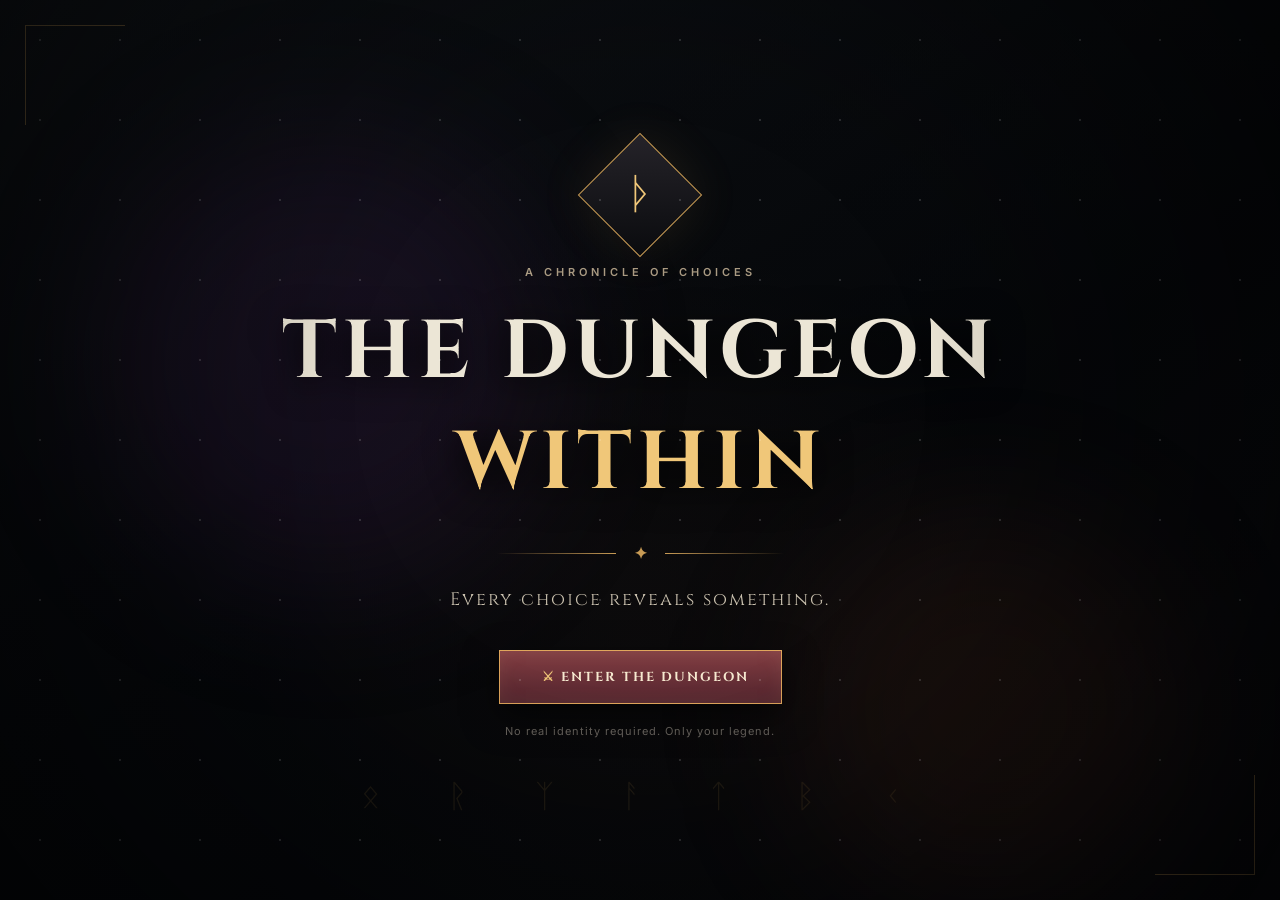
<file: frontend/index.html>
<!DOCTYPE html>
<html lang="en">
<head>
  <meta charset="UTF-8">
  <meta name="viewport" content="width=device-width, initial-scale=1.0">
  <meta name="theme-color" content="#08090d">
  <title>The Dungeon Within</title>
  <link rel="stylesheet" href="css/styles.css">
</head>
<body class="entrance-page">
  <div class="ambient ambient-a"></div>
  <div class="ambient ambient-b"></div>
  <div class="rune-field" aria-hidden="true">ᛟ　ᚱ　ᛉ　ᚨ　ᛏ　ᛒ　ᚲ</div>

  <main class="entrance">
    <div class="crest">
      <span class="crest-rune">ᚦ</span>
    </div>
    <p class="eyebrow">A CHRONICLE OF CHOICES</p>
    <h1>THE DUNGEON <span>WITHIN</span></h1>
    <div class="title-rule"><i></i><b>✦</b><i></i></div>
    <p class="tagline">Every choice reveals something.</p>
    <button class="primary-btn enter-btn" id="enterDungeon">
      <span>⚔</span> ENTER THE DUNGEON
    </button>
    <p class="small-note">No real identity required. Only your legend.</p>
  </main>

  <div class="corner-mark corner-tl"></div>
  <div class="corner-mark corner-br"></div>

  <script>
    document.getElementById("enterDungeon").addEventListener("click", () => {
      document.body.classList.add("page-exit");
      setTimeout(() => location.href = "profile.html", 650);
    });
  </script>
</body>
</html>
</file>
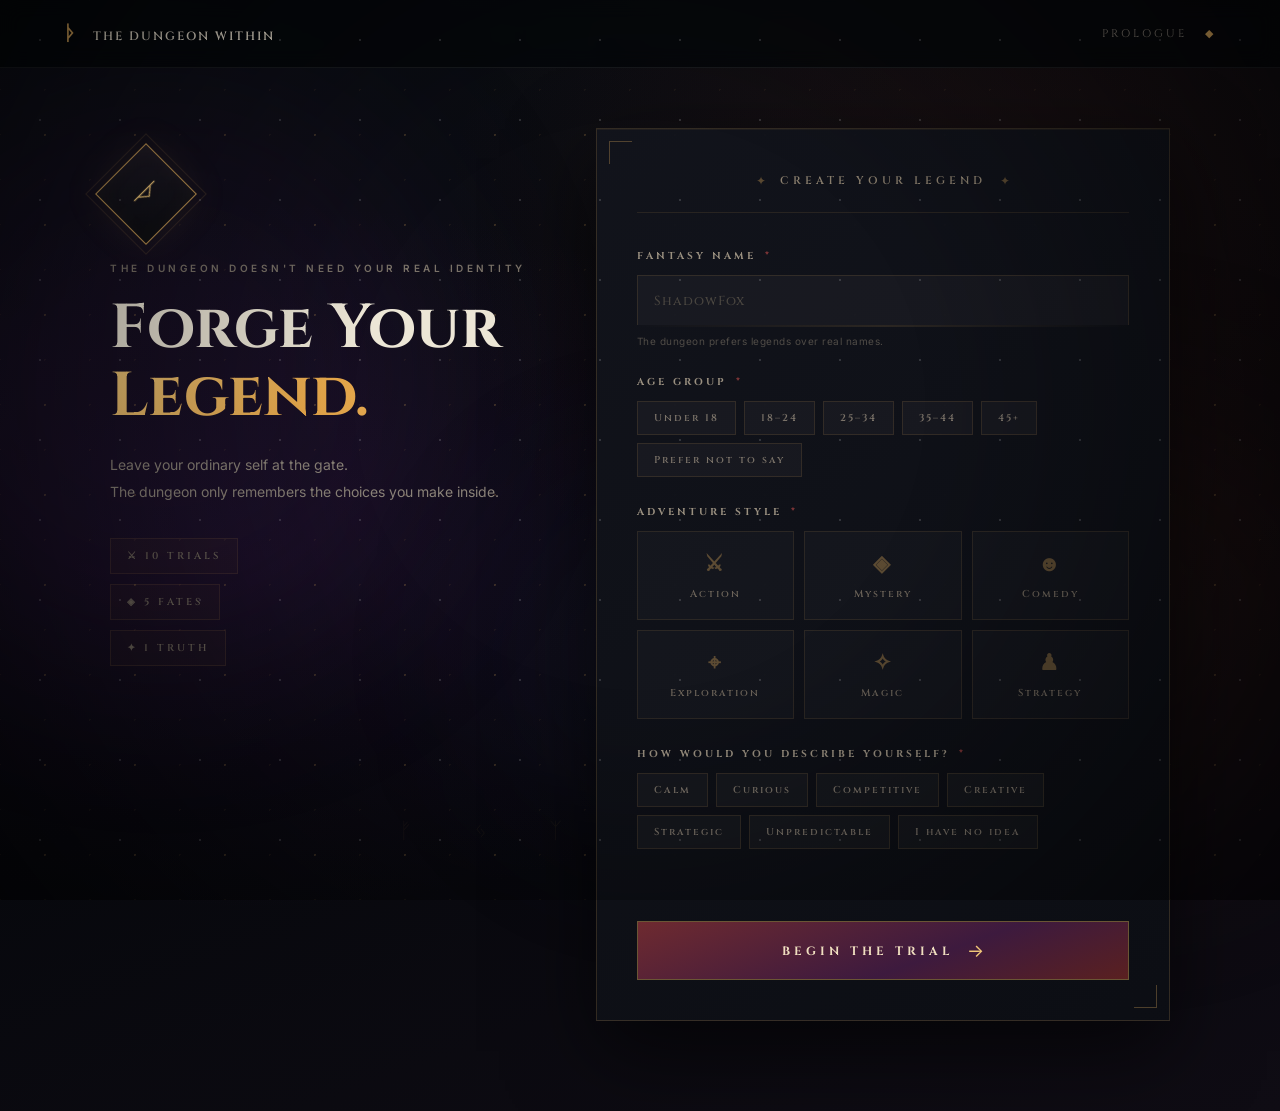
<file: frontend/game.html>
<!DOCTYPE html>
<html lang="en">
<head>
  <meta charset="UTF-8">
  <meta name="viewport" content="width=device-width, initial-scale=1.0">
  <title>The Trial | The Dungeon Within</title>
  <link rel="stylesheet" href="css/styles.css">
</head>
<body class="game-page">
  <div class="dungeon-vignette"></div>
  <div class="floating-runes" aria-hidden="true">ᚠ　ᛃ　　 ᛉ　　 ᚨ　　ᛟ</div>

  <header class="game-header">
    <a class="brand" href="index.html"><span>ᚦ</span> THE DUNGEON WITHIN</a>
    <div class="player-chip"><span class="status-dot"></span><span id="playerName">LEGEND</span></div>
    <button class="icon-btn" id="musicToggle" title="Toggle ambient audio">♫</button>
  </header>

  <main class="game-shell">
    <div class="chapter-row">
      <div>
        <p class="eyebrow" id="chapterLabel">CHAPTER I</p>
        <h2 id="scenarioTitle">THE FIRST TRIAL</h2>
      </div>
      <div class="progress-copy"><span id="questionNumber">01</span> / 10</div>
    </div>

    <div class="progress-track"><span id="progressBar"></span></div>

    <section class="scenario-stage">
      <div class="scenario-atmosphere" id="scenarioAtmosphere"></div>
      <div class="scenario-seal">✦</div>
      <p class="scenario-kicker" id="scenarioKicker">THE DUNGEON SPEAKS</p>
      <h1 id="scenarioText">Loading the trial...</h1>
      <p class="scenario-hint" id="scenarioHint"></p>
    </section>

    <section class="answers" id="answers" aria-label="Answer choices"></section>

    <div class="game-footer">
      <span><i></i> YOUR CHOICE IS PERMANENT</span>
      <span id="saveState">TRIAL READY</span>
    </div>
  </main>

  <div class="toast" id="toast"></div>

  <script src="js/api.js"></script>
  <script src="js/audio.js"></script>
  <script src="js/data.js"></script>
  <script src="js/game.js"></script>
  <script>AUDIO.init();</script>
</body>
</html>
</file>
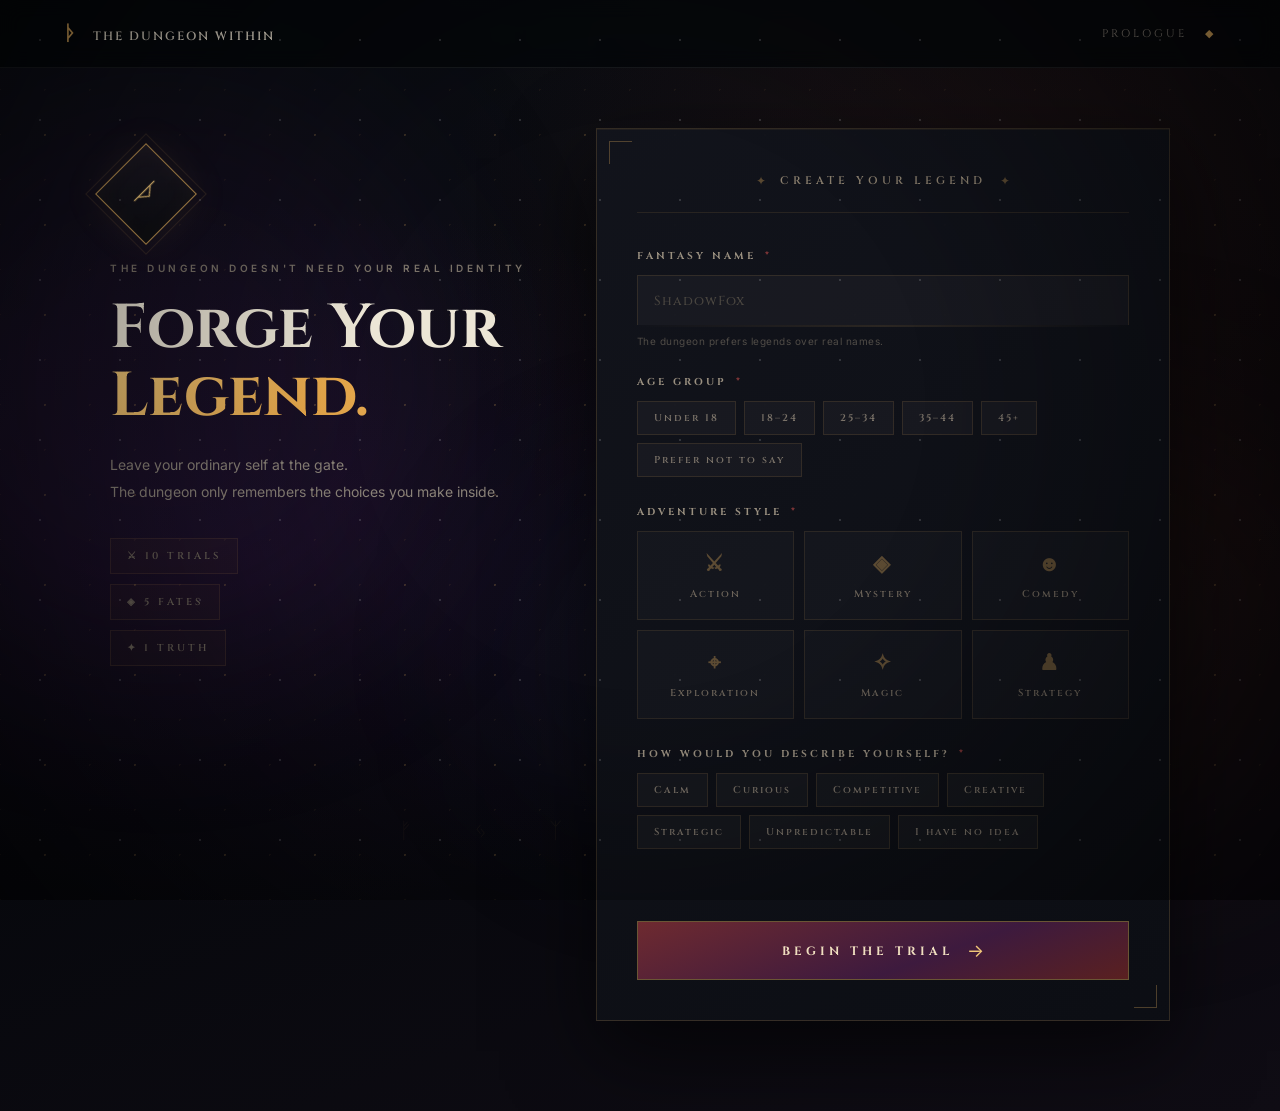
<file: frontend/profile.html>
<!DOCTYPE html>
<html lang="en">
<head>
  <meta charset="UTF-8">
  <meta name="viewport" content="width=device-width, initial-scale=1.0">
  <title>Create Your Legend | The Dungeon Within</title>
  <link rel="stylesheet" href="css/styles.css">
  <link rel="stylesheet" href="css/profile.css">
</head>
<body class="profile-page">

  <!-- Ambient background layers -->
  <div class="prof-bg-glow prof-glow-a"></div>
  <div class="prof-bg-glow prof-glow-b"></div>
  <div class="prof-bg-glow prof-glow-c"></div>
  <div class="prof-particles" aria-hidden="true"></div>
  <div class="prof-runes" aria-hidden="true">ᚠ　ᛃ　ᛉ　ᚨ　ᛟ　ᚱ　ᛏ</div>

  <header class="game-header">
    <a class="brand" href="index.html"><span>ᚦ</span> THE DUNGEON WITHIN</a>
    <div class="header-chapter">PROLOGUE <em>◆</em></div>
  </header>

  <main class="prof-shell">

    <!-- Left: intro -->
    <section class="prof-intro prof-reveal">
      <div class="prof-seal">ᚦ</div>
      <p class="eyebrow">THE DUNGEON DOESN'T NEED YOUR REAL IDENTITY</p>
      <h2>Forge Your<br><span>Legend.</span></h2>
      <p class="prof-intro-body">Leave your ordinary self at the gate.<br>The dungeon only remembers the choices you make inside.</p>
      <div class="prof-lore-pills">
        <span>⚔ 10 TRIALS</span>
        <span>◈ 5 FATES</span>
        <span>✦ 1 TRUTH</span>
      </div>
    </section>

    <!-- Right: form -->
    <form class="prof-form prof-reveal prof-delay-1" id="profileForm" novalidate>

      <div class="prof-form-header">
        <span class="prof-form-rune">✦</span>
        <p class="prof-form-title">CREATE YOUR LEGEND</p>
        <span class="prof-form-rune">✦</span>
      </div>

      <!-- Fantasy Name -->
      <div class="prof-field prof-delay-2">
        <label class="prof-label" for="fantasyName">FANTASY NAME <span class="req">*</span></label>
        <div class="prof-input-wrap">
          <input class="prof-input" id="fantasyName" name="fantasyName"
                 maxlength="24" autocomplete="off" placeholder="ShadowFox" required>
          <span class="prof-input-line"></span>
        </div>
        <small class="prof-hint">The dungeon prefers legends over real names.</small>
      </div>

      <!-- Age Group -->
      <div class="prof-field prof-delay-3">
        <label class="prof-label">AGE GROUP <span class="req">*</span></label>
        <div class="prof-chips" id="ageGroup">
          <button type="button" data-value="Under 18">Under 18</button>
          <button type="button" data-value="18–24">18–24</button>
          <button type="button" data-value="25–34">25–34</button>
          <button type="button" data-value="35–44">35–44</button>
          <button type="button" data-value="45+">45+</button>
          <button type="button" data-value="Prefer not to say">Prefer not to say</button>
        </div>
      </div>

      <!-- Adventure Style -->
      <div class="prof-field prof-delay-4">
        <label class="prof-label">ADVENTURE STYLE <span class="req">*</span></label>
        <div class="prof-cards" id="adventureStyle">
          <button type="button" data-value="Action"><i>⚔</i><span>Action</span></button>
          <button type="button" data-value="Mystery"><i>◈</i><span>Mystery</span></button>
          <button type="button" data-value="Comedy"><i>☻</i><span>Comedy</span></button>
          <button type="button" data-value="Exploration"><i>⌖</i><span>Exploration</span></button>
          <button type="button" data-value="Magic"><i>✧</i><span>Magic</span></button>
          <button type="button" data-value="Strategy"><i>♟</i><span>Strategy</span></button>
        </div>
      </div>

      <!-- Self Description -->
      <div class="prof-field prof-delay-5">
        <label class="prof-label">HOW WOULD YOU DESCRIBE YOURSELF? <span class="req">*</span></label>
        <div class="prof-chips" id="selfDescription">
          <button type="button" data-value="Calm">Calm</button>
          <button type="button" data-value="Curious">Curious</button>
          <button type="button" data-value="Competitive">Competitive</button>
          <button type="button" data-value="Creative">Creative</button>
          <button type="button" data-value="Strategic">Strategic</button>
          <button type="button" data-value="Unpredictable">Unpredictable</button>
          <button type="button" data-value="I have no idea">I have no idea</button>
        </div>
      </div>

      <p class="prof-error" id="formError"></p>

      <button class="prof-submit" type="submit">
        <span class="prof-submit-inner">
          <span class="prof-submit-text">BEGIN THE TRIAL</span>
          <span class="prof-submit-arrow">→</span>
        </span>
        <span class="prof-submit-shimmer"></span>
      </button>

    </form>
  </main>

  <script src="js/api.js"></script>
  <script src="js/audio.js"></script>
  <script src="js/profile.js"></script>
  <script>AUDIO.init();</script>
</body>
</html>
</file>
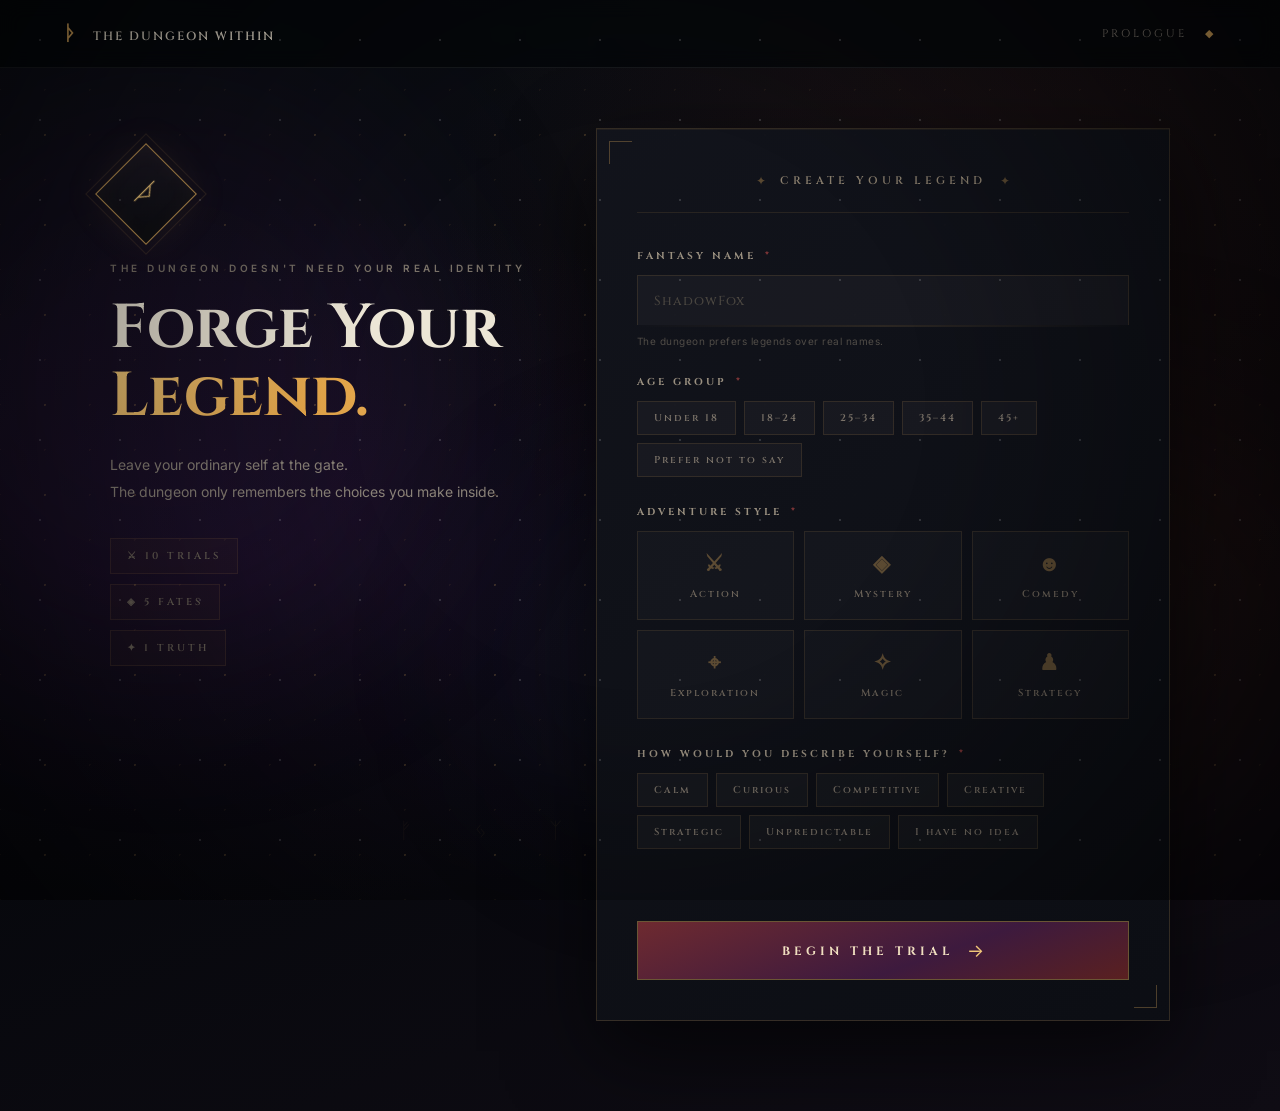
<file: frontend/result.html>
<!DOCTYPE html>
<html lang="en">
<head>
  <meta charset="UTF-8">
  <meta name="viewport" content="width=device-width, initial-scale=1.0">
  <title>Your Fate | The Dungeon Within</title>
  <link rel="stylesheet" href="css/styles.css">
</head>
<body class="result-page">
  <div class="result-stars" aria-hidden="true"></div>
  <main class="result-shell">
    <section class="analysis-screen" id="analysisScreen">
      <p class="eyebrow">THE TRIAL IS COMPLETE</p>
      <h1>ANALYZING<br><span>YOUR CHOICES...</span></h1>
      <div class="analysis-ring"><div>✦</div></div>
      <p id="analysisLine">Reading the echoes left behind.</p>
    </section>

    <section class="reveal-screen hidden" id="revealScreen">
      <p class="eyebrow">THE DUNGEON HAS DECIDED</p>
      <h1 class="reveal-title">YOU ARE...</h1>

      <div class="character-poster">
        <div class="poster-glow"></div>
        <div class="character-art" id="characterArt"></div>
        <div class="poster-copy">
          <p class="species" id="characterSpecies"></p>
          <h2 id="characterName"></h2>
          <p class="character-title" id="characterTitle"></p>
          <p class="character-quote" id="characterDescription"></p>
        </div>
      </div>

      <div class="result-details">
        <div class="detail-panel">
          <p class="panel-label">YOUR NATURE</p>
          <div class="stat-list" id="stats"></div>
        </div>
        <div class="detail-panel lore-panel">
          <p class="panel-label">THE CHRONICLE</p>
          <div class="lore-row"><span>STRENGTH</span><strong id="strength"></strong></div>
          <div class="lore-row"><span>WEAKNESS</span><strong id="weakness"></strong></div>
          <div class="lore-row"><span>SPECIAL ABILITY</span><strong id="ability"></strong></div>
        </div>
      </div>

      <div class="character-card">
        <div class="card-art" id="cardArt"></div>
        <div class="card-content">
          <p class="eyebrow">DUNGEON CHARACTER CARD</p>
          <h2 id="cardName"></h2>
          <p id="cardSubtitle"></p>
          <div class="card-stats" id="cardStats"></div>
        </div>
      </div>

      <div class="result-actions">
        <button class="primary-btn" id="playAgain">ENTER AGAIN</button>
        <a class="ghost-btn" href="index.html">RETURN TO GATE</a>
      </div>
    </section>
  </main>

  <script src="js/api.js"></script>
  <script src="js/audio.js"></script>
  <script src="js/data.js"></script>
  <script src="js/result.js"></script>
  <script>AUDIO.init();</script>
</body>
</html>
</file>
<file: frontend/css/styles.css>
@import url('https://fonts.googleapis.com/css2?family=Cinzel:wght@400;500;600;700;800&family=Inter:wght@400;500;600;700&display=swap');

:root{
  --bg:#07080c;
  --stone:#11151b;
  --stone2:#1a2028;
  --paper:#ded0ae;
  --paper-dark:#b7a57c;
  --gold:#c89b55;
  --gold2:#f0c779;
  --red:#702b36;
  --red2:#a4454c;
  --purple:#4d2b64;
  --text:#ece6d6;
  --muted:#a7a096;
  --line:rgba(200,155,85,.35);
  --shadow:0 24px 80px rgba(0,0,0,.65);
}

*{box-sizing:border-box}
html,body{margin:0;min-height:100%;background:var(--bg);color:var(--text);font-family:Inter,Arial,sans-serif}
body{overflow-x:hidden}
button,input{font:inherit}
button{cursor:pointer}
a{text-decoration:none;color:inherit}

body:before{
  content:"";position:fixed;inset:0;pointer-events:none;z-index:20;
  background:radial-gradient(circle at 50% 45%,transparent 35%,rgba(0,0,0,.55) 100%);
}
body:after{
  content:"";position:fixed;inset:0;pointer-events:none;z-index:19;opacity:.15;
  background-image:radial-gradient(#fff 1px,transparent 1px);
  background-size:80px 80px;animation:drift 22s linear infinite;
}

@keyframes drift{to{background-position:160px 80px}}
@keyframes pulse{50%{opacity:.5;transform:scale(1.03)}}
@keyframes rise{from{opacity:0;transform:translateY(25px)}to{opacity:1;transform:none}}
@keyframes fade{from{opacity:0}to{opacity:1}}
@keyframes spin{to{transform:rotate(360deg)}}
@keyframes fog{0%,100%{transform:translateX(-3%)}50%{transform:translateX(4%)}}

.ambient{position:fixed;border-radius:50%;filter:blur(70px);pointer-events:none}
.ambient-a{width:35vw;height:35vw;left:8%;top:15%;background:rgba(89,43,113,.17);animation:pulse 7s ease-in-out infinite}
.ambient-b{width:30vw;height:30vw;right:8%;bottom:0;background:rgba(141,70,37,.12);animation:pulse 9s ease-in-out infinite reverse}
.rune-field{position:fixed;inset:auto 0 9%;text-align:center;color:rgba(200,155,85,.12);font:32px Cinzel;letter-spacing:18px}

.entrance-page{display:grid;place-items:center;min-height:100vh;background:
  linear-gradient(rgba(5,7,10,.5),rgba(5,7,10,.88)),
  radial-gradient(ellipse at 50% 72%,rgba(116,66,37,.25),transparent 44%),
  linear-gradient(145deg,#161a1f,#050608 62%,#171014)}
.entrance{text-align:center;position:relative;z-index:2;padding:40px 20px;animation:rise 1.1s ease}
.crest{width:88px;height:88px;margin:0 auto 26px;border:1px solid var(--gold);transform:rotate(45deg);display:grid;place-items:center;background:linear-gradient(135deg,#252329,#0a0b0e);box-shadow:0 0 50px rgba(200,155,85,.12)}
.crest-rune{transform:rotate(-45deg);font:42px Cinzel;color:var(--gold2)}
.eyebrow{font:600 11px Inter;letter-spacing:4px;color:#aa9b83;margin:0 0 18px}
.entrance h1{font:700 clamp(38px,7vw,82px) Cinzel;letter-spacing:5px;margin:0;text-shadow:0 6px 35px #000}
.entrance h1 span{display:block;color:var(--gold2)}
.title-rule{display:flex;align-items:center;gap:18px;justify-content:center;margin:24px auto}
.title-rule i{display:block;width:120px;height:1px;background:linear-gradient(90deg,transparent,var(--gold))}
.title-rule i:last-child{background:linear-gradient(90deg,var(--gold),transparent)}
.title-rule b{color:var(--gold);font-size:16px}
.tagline{font:400 18px Cinzel;color:#c9c0ae;letter-spacing:2px;margin:0 0 38px}
.small-note{color:#706b65;font-size:11px;margin-top:20px;letter-spacing:1px}
.corner-mark{position:fixed;width:100px;height:100px;border-color:rgba(200,155,85,.35);border-style:solid}
.corner-tl{top:25px;left:25px;border-width:1px 0 0 1px}.corner-br{right:25px;bottom:25px;border-width:0 1px 1px 0}

.primary-btn{
  border:1px solid #e0a65c;padding:17px 32px;background:linear-gradient(180deg,#813d42,#54252e);
  color:#f6e9d0;font:700 13px Cinzel;letter-spacing:2px;box-shadow:0 12px 35px rgba(0,0,0,.5),inset 0 0 18px rgba(255,220,160,.08);
  transition:.25s;position:relative;overflow:hidden
}
.primary-btn:before{content:"";position:absolute;inset:0;background:linear-gradient(110deg,transparent 35%,rgba(255,255,255,.15),transparent 65%);transform:translateX(-100%);transition:.5s}
.primary-btn:hover{transform:translateY(-2px);box-shadow:0 15px 45px rgba(0,0,0,.6),0 0 25px rgba(200,155,85,.15)}
.primary-btn:hover:before{transform:translateX(100%)}
.enter-btn{min-width:270px}.primary-btn span{margin-left:10px;color:var(--gold2)}
.wide{width:100%;margin-top:25px}

.page-exit{animation:fade .6s reverse forwards}

.game-header{height:68px;padding:0 5vw;border-bottom:1px solid rgba(255,255,255,.07);display:flex;align-items:center;justify-content:space-between;background:rgba(5,7,10,.78);backdrop-filter:blur(10px);position:relative;z-index:5}
.brand{font:600 12px Cinzel;letter-spacing:2px;color:#d8d0c0}.brand span{color:var(--gold);font-size:20px;margin-right:10px}
.header-chapter{font:11px Cinzel;letter-spacing:3px;color:#807a71}.header-chapter em{font-style:normal;color:var(--gold);margin-left:12px}
.player-chip{font:11px Cinzel;letter-spacing:2px;color:#d8c6a5}.status-dot{width:6px;height:6px;display:inline-block;border-radius:50%;background:#72a96b;box-shadow:0 0 10px #72a96b;margin-right:8px}
.icon-btn{border:1px solid #514d48;background:#101319;color:#c8bba2;width:38px;height:38px;border-radius:50%;font-size:17px}.icon-btn.on{color:var(--gold2);box-shadow:0 0 18px rgba(200,155,85,.2)}

.fog{position:fixed;left:-10%;width:120%;height:220px;filter:blur(40px);background:rgba(160,160,170,.025);pointer-events:none;animation:fog 13s ease-in-out infinite}
.fog-one{top:20%}.fog-two{bottom:5%;animation-delay:-6s}

.page-shell{width:min(920px,92vw);margin:0 auto;padding:70px 0 80px}
.profile-shell{display:grid;grid-template-columns:.8fr 1.2fr;gap:55px;align-items:start}
.intro-copy{padding-top:35px}.intro-copy h2{font:600 clamp(36px,5vw,64px) Cinzel;margin:0 0 25px}.intro-copy h2 span{color:var(--gold2)}
.intro-copy>p:last-child{color:#9b948a;line-height:1.9;max-width:390px}
.reveal{animation:rise .8s ease both}.delay-1{animation-delay:.18s}

.parchment-form{position:relative;padding:40px;background:linear-gradient(145deg,#ded2b6,#b8aa88 130%);color:#29231d;box-shadow:var(--shadow);border:1px solid #8f7c5b}
.parchment-form:before,.parchment-form:after{content:"";position:absolute;inset:10px;border:1px solid rgba(65,46,27,.22);pointer-events:none}
.parchment-form:after{inset:17px;border-color:rgba(65,46,27,.1)}
.form-ornament{text-align:center;color:#684a2d;font-size:24px;margin-bottom:22px}
.parchment-form label{display:block;font:700 12px Cinzel;letter-spacing:2px;margin:20px 0 9px}.parchment-form label span{color:#8e3c3c}
.parchment-form input{width:100%;border:0;border-bottom:1px solid #746246;background:transparent;padding:12px 3px;color:#31281d;outline:none;font-size:16px}
.parchment-form input:focus{border-bottom-color:#8e4a36}.parchment-form small{display:block;margin-top:7px;color:#6c6254;font-size:10px}
.choice-grid{display:grid;grid-template-columns:repeat(2,1fr);gap:8px;position:relative;z-index:2}
.choice-grid.compact{grid-template-columns:repeat(2,1fr)}
.choice-grid button{padding:13px 11px;border:1px solid rgba(65,46,27,.28);background:rgba(255,255,255,.12);color:#40372d;text-align:left;transition:.2s;font-size:12px}
.choice-grid button:hover,.choice-grid button.selected{background:#49373a;color:#f2dfba;border-color:#a87645;box-shadow:0 0 0 1px rgba(200,155,85,.2)}
.choice-grid b{font-size:18px;margin-right:7px}
.form-error{min-height:18px;color:#8d3037;font-size:11px}

.game-page{min-height:100vh;background:
  radial-gradient(circle at 50% 40%,rgba(69,83,91,.15),transparent 28%),
  linear-gradient(180deg,#10161b,#06080c 80%)}
.dungeon-vignette{position:fixed;inset:68px 0 0;background:
  linear-gradient(90deg,rgba(0,0,0,.5),transparent 22%,transparent 78%,rgba(0,0,0,.55)),
  repeating-linear-gradient(90deg,transparent 0 110px,rgba(170,170,180,.015) 111px 113px);pointer-events:none}
.floating-runes{position:fixed;top:120px;width:100%;text-align:center;color:rgba(200,155,85,.09);font:25px Cinzel;letter-spacing:15px}
.game-shell{width:min(1050px,92vw);margin:auto;padding:58px 0 30px;position:relative}
.chapter-row{display:flex;justify-content:space-between;align-items:end;border-bottom:1px solid rgba(200,155,85,.16);padding-bottom:18px}
.chapter-row h2{font:600 22px Cinzel;letter-spacing:2px;margin:0}.progress-copy{font:700 22px Cinzel;color:var(--gold2)}.progress-copy::first-letter{font-size:30px}
.progress-track{height:3px;background:#171b21;margin:12px 0 35px}.progress-track span{display:block;height:100%;background:linear-gradient(90deg,var(--red2),var(--gold2));box-shadow:0 0 12px rgba(200,155,85,.4);transition:width .5s}
.scenario-stage{text-align:center;position:relative;min-height:320px;display:flex;flex-direction:column;align-items:center;justify-content:center;padding:80px 15% 50px;overflow:hidden;border:1px solid rgba(200,155,85,.12);background:radial-gradient(circle at center,rgba(80,57,43,.16),transparent 58%)}
.scenario-stage:before{content:"";position:absolute;inset:14px;border:1px solid rgba(200,155,85,.08)}
.scenario-atmosphere{position:absolute;inset:0;opacity:.65;transition:background .6s}
.atmosphere-1{background:radial-gradient(circle at 20% 20%,rgba(196,93,37,.14),transparent 30%)}
.atmosphere-2{background:radial-gradient(circle at 80% 30%,rgba(79,53,130,.18),transparent 35%)}
.atmosphere-3{background:radial-gradient(circle at 30% 70%,rgba(52,102,107,.14),transparent 35%)}
.atmosphere-4{background:radial-gradient(circle at 70% 70%,rgba(150,52,62,.14),transparent 35%)}
.scenario-seal{width:58px;height:58px;border:1px solid var(--gold);transform:rotate(45deg);display:grid;place-items:center;color:var(--gold2);font-size:22px;position:relative;margin-bottom:22px;box-shadow:0 0 35px rgba(200,155,85,.12)}
.scenario-seal::first-letter{transform:rotate(-45deg)}
.scenario-kicker{font:600 10px Inter;letter-spacing:4px;color:#948875;position:relative;margin:0 0 18px;z-index:1}.scenario-stage h1{position:relative;max-width:760px;font:500 clamp(25px,3.5vw,40px) Cinzel;line-height:1.55;margin:0;z-index:1}.scenario-hint{position:relative;margin-top:18px;color:#6f6a64;font-size:10px;letter-spacing:.5px;z-index:1}
.answers{display:grid;grid-template-columns:1fr 1fr;gap:12px;margin-top:22px}
.answer-btn{display:grid;grid-template-columns:40px 1fr 20px;align-items:center;gap:10px;min-height:75px;text-align:left;padding:13px 18px;border:1px solid rgba(200,155,85,.22);background:linear-gradient(110deg,rgba(25,30,36,.92),rgba(13,16,21,.96));color:#d8d2c5;transition:.25s;position:relative;overflow:hidden}
.answer-btn:before{content:"";position:absolute;inset:0;background:linear-gradient(90deg,rgba(176,69,67,.12),transparent);opacity:0;transition:.2s}
.answer-btn:hover:not(:disabled){transform:translateY(-3px);border-color:rgba(200,155,85,.65);box-shadow:0 12px 30px rgba(0,0,0,.35)}.answer-btn:hover:before{opacity:1}
.answer-btn.selected-answer{border-color:var(--gold2);box-shadow:0 0 25px rgba(200,155,85,.16)}.answer-btn.disabled{opacity:.42}
.answer-letter{width:30px;height:30px;border:1px solid #625b50;display:grid;place-items:center;color:var(--gold2);font:600 12px Cinzel}.answer-btn>b{color:#645d54}
.game-footer{display:flex;justify-content:space-between;color:#625e58;font-size:9px;letter-spacing:2px;margin-top:20px}.game-footer i{display:inline-block;width:5px;height:5px;border-radius:50%;background:#a84c4c;margin-right:6px}

.toast{position:fixed;left:50%;bottom:35px;transform:translate(-50%,20px);opacity:0;background:#17191d;border:1px solid #725a3c;padding:12px 22px;color:#d9c6a0;font:11px Cinzel;letter-spacing:1px;z-index:50;transition:.25s}.toast.show{opacity:1;transform:translate(-50%,0)}

.result-page{min-height:100vh;background:radial-gradient(circle at 50% 35%,#172832,#080b10 65%)}.result-shell{width:min(1050px,92vw);margin:auto;padding:80px 0}.analysis-screen{text-align:center;min-height:75vh;display:grid;place-items:center;align-content:center}.analysis-screen h1{font:600 clamp(35px,7vw,76px) Cinzel;line-height:1.1;letter-spacing:3px}.analysis-screen h1 span{color:var(--gold2)}.analysis-ring{width:130px;height:130px;border:1px solid var(--gold);border-radius:50%;display:grid;place-items:center;margin:20px auto;position:relative;animation:spin 5s linear infinite}.analysis-ring:before,.analysis-ring:after{content:"";position:absolute;inset:12px;border:1px dashed rgba(200,155,85,.45);border-radius:50%}.analysis-ring div{font-size:32px;color:var(--gold2);animation:spin 5s linear infinite reverse}.analysis-screen p:last-child{color:#8d8982;font:13px Cinzel;transition:.25s}
.hidden{display:none!important}.reveal-screen{opacity:0;transform:translateY(20px)}.reveal-screen.revealed{animation:rise 1s ease forwards}
.reveal-title{text-align:center;font:500 20px Cinzel;letter-spacing:5px;margin:8px 0 28px;color:#b3aa9b}
.character-poster{min-height:500px;display:grid;grid-template-columns:1fr 1fr;position:relative;overflow:hidden;border:1px solid rgba(200,155,85,.45);background:
  radial-gradient(circle at 75% 45%,rgba(144,63,61,.22),transparent 30%),
  linear-gradient(120deg,#11161b,#201719);box-shadow:var(--shadow)}
.character-poster:before{content:"";position:absolute;inset:14px;border:1px solid rgba(200,155,85,.12)}
.poster-glow{position:absolute;width:430px;height:430px;right:5%;top:8%;border-radius:50%;background:rgba(127,67,67,.18);filter:blur(35px)}
.character-art{position:relative;display:grid;place-items:center;overflow:hidden;min-height:360px}
.char-img{position:absolute;inset:0;width:100%;height:100%;object-fit:cover;object-position:top center;z-index:3;display:block}
.char-glyph-fallback{position:absolute;inset:0;display:grid;place-items:center}
.card-art{position:relative}
.card-art .char-img{object-fit:contain;object-position:center;padding:12px}
.character-art .glyph{font:170px Cinzel;color:#e1a75b;text-shadow:0 0 30px rgba(226,167,91,.55);z-index:2}
.character-art .glyph-ring{position:absolute;width:240px;height:240px;border:1px solid rgba(200,155,85,.5);transform:rotate(45deg);box-shadow:0 0 60px rgba(200,155,85,.1)}
.character-art .glyph-smoke{position:absolute;width:300px;height:300px;border-radius:50%;background:rgba(93,47,103,.16);filter:blur(45px)}
.character-art.titan .glyph{color:#caa66e}.character-art.cipher .glyph{color:#9e7be0}.character-art.levian .glyph{color:#d65d4d}.character-art.noctis .glyph{color:#90a9b9}.character-art.emberwraith .glyph{color:#e27a42}
.poster-copy{align-self:end;padding:50px;position:relative}.species{font:600 10px Inter;letter-spacing:4px;color:#a99679}.poster-copy h2{font:700 clamp(45px,6vw,80px) Cinzel;margin:5px 0;color:#f1d49a}.character-title{font:600 14px Cinzel;letter-spacing:3px;color:#a74d4e}.character-quote{font:italic 15px/1.8 Georgia;color:#aaa39a;max-width:460px}

.result-details{display:grid;grid-template-columns:1fr 1fr;gap:16px;margin-top:16px}.detail-panel{border:1px solid rgba(200,155,85,.2);background:rgba(13,16,21,.8);padding:30px}.panel-label{font:600 10px Inter;letter-spacing:3px;color:#877d6c;margin:0 0 25px}.stat-row{display:grid;grid-template-columns:100px 1fr 34px;align-items:center;gap:10px;margin:12px 0;font-size:9px;letter-spacing:1px;color:#aaa39a}.stat-row strong{color:var(--gold2);text-align:right}.stat-bar{height:5px;background:#262a2f}.stat-bar i{display:block;height:100%;background:linear-gradient(90deg,#6f3843,var(--gold2));box-shadow:0 0 8px rgba(200,155,85,.2)}
.lore-row{padding:16px 0;border-bottom:1px solid rgba(255,255,255,.07)}.lore-row span{display:block;font:600 9px Inter;letter-spacing:2px;color:#8b8275;margin-bottom:7px}.lore-row strong{font:500 14px Cinzel;color:#d4c8b2;line-height:1.5}
.character-card{display:grid;grid-template-columns:280px 1fr;margin-top:45px;border:1px solid #85663d;background:linear-gradient(120deg,#18191b,#0c0e12);box-shadow:var(--shadow);min-height:320px;position:relative}.character-card:after{content:"";position:absolute;inset:10px;border:1px solid rgba(200,155,85,.12);pointer-events:none}.card-art{background:radial-gradient(circle,#473027,#0c0e11);display:grid;place-items:center;position:relative}.card-art .glyph{font-size:120px}.card-content{padding:45px}.card-content h2{font:700 48px Cinzel;color:#e4c88e;margin:4px 0}.card-content>p:not(.eyebrow){font:13px Cinzel;color:#a79b87}.card-stats{display:grid;grid-template-columns:repeat(4,1fr);gap:10px;margin-top:30px}.mini-stat{border:1px solid rgba(200,155,85,.16);padding:12px;text-align:center}.mini-stat span{display:block;font-size:7px;letter-spacing:1px;color:#827b72}.mini-stat b{display:block;color:#d7b875;margin-top:5px}
.result-actions{display:flex;justify-content:center;gap:14px;margin-top:32px}.ghost-btn{padding:16px 26px;border:1px solid #514c45;color:#aaa095;font:600 11px Cinzel;letter-spacing:2px}.ghost-btn:hover{border-color:#a9804d;color:#dfc998}

@media(max-width:800px){
  .profile-shell{grid-template-columns:1fr;gap:25px}.intro-copy{padding-top:0}
  .answers{grid-template-columns:1fr}.scenario-stage{padding:70px 8% 40px;min-height:350px}
  .character-poster{grid-template-columns:1fr;min-height:auto}.character-art{min-height:300px}.poster-copy{padding:30px}
  .result-details{grid-template-columns:1fr}.card-stats{grid-template-columns:repeat(2,1fr)}
  .game-header .brand{font-size:10px}.header-chapter{display:none}
}
@media(max-width:500px){
  .page-shell,.game-shell,.result-shell{width:94vw;padding-top:45px}
  .parchment-form{padding:25px 20px}.choice-grid,.choice-grid.compact{grid-template-columns:1fr}
  .scenario-stage{min-height:390px;padding:55px 20px}.scenario-stage h1{font-size:24px}
  .game-footer{font-size:8px}.player-chip{display:none}
  .entrance h1{letter-spacing:2px}.title-rule i{width:65px}
  .character-card{grid-template-columns:1fr}.card-art{min-height:240px}
}
</file>
<file: frontend/css/profile.css>
/* ============================================================
   PROFILE PAGE — THE DUNGEON WITHIN
   ============================================================ */

/* ---------- Page background ---------- */
.profile-page {
  min-height: 100vh;
  background:
    radial-gradient(ellipse at 20% 50%, rgba(80,35,110,.18), transparent 45%),
    radial-gradient(ellipse at 80% 20%, rgba(140,55,35,.14), transparent 40%),
    linear-gradient(160deg, #0c0f15 0%, #07080d 55%, #0f0c14 100%);
}

/* Ambient glows */
.prof-bg-glow {
  position: fixed;
  border-radius: 50%;
  filter: blur(90px);
  pointer-events: none;
  z-index: 0;
}
.prof-glow-a {
  width: 45vw; height: 45vw;
  left: -10%; top: 10%;
  background: rgba(90,35,120,.13);
  animation: profPulse 8s ease-in-out infinite;
}
.prof-glow-b {
  width: 35vw; height: 35vw;
  right: -5%; bottom: 5%;
  background: rgba(150,60,30,.10);
  animation: profPulse 11s ease-in-out infinite reverse;
}
.prof-glow-c {
  width: 25vw; height: 25vw;
  left: 40%; top: 55%;
  background: rgba(40,70,110,.10);
  animation: profPulse 14s ease-in-out infinite 3s;
}

/* Floating runes */
.prof-runes {
  position: fixed;
  bottom: 6%;
  width: 100%;
  text-align: center;
  font: 22px Cinzel;
  letter-spacing: 20px;
  color: rgba(200,155,85,.07);
  pointer-events: none;
  z-index: 0;
  animation: profDrift 18s linear infinite;
}

/* Particle dots */
.prof-particles {
  position: fixed;
  inset: 0;
  pointer-events: none;
  z-index: 0;
  background-image:
    radial-gradient(rgba(200,155,85,.18) 1px, transparent 1px),
    radial-gradient(rgba(200,155,85,.08) 1px, transparent 1px);
  background-size: 90px 90px, 45px 45px;
  background-position: 0 0, 22px 22px;
  animation: profDrift 25s linear infinite;
}

/* ---------- Layout ---------- */
.prof-shell {
  position: relative;
  z-index: 2;
  width: min(1060px, 92vw);
  margin: 0 auto;
  padding: 60px 0 90px;
  display: grid;
  grid-template-columns: 1fr 1.35fr;
  gap: 60px;
  align-items: start;
}

/* ---------- Left intro ---------- */
.prof-intro {
  padding-top: 30px;
  position: sticky;
  top: 90px;
}

.prof-seal {
  width: 72px; height: 72px;
  border: 1px solid var(--gold);
  transform: rotate(45deg);
  display: grid;
  place-items: center;
  margin-bottom: 32px;
  background: linear-gradient(135deg, #1e1a26, #0d0e13);
  box-shadow: 0 0 40px rgba(200,155,85,.12), inset 0 0 20px rgba(200,155,85,.04);
  animation: profGlow 4s ease-in-out infinite;
}
.prof-seal::after {
  content: '';
  position: absolute;
  inset: -8px;
  border: 1px solid rgba(200,155,85,.15);
  transform: rotate(0deg);
}
.prof-seal {
  font: 32px Cinzel;
  color: var(--gold2);
  position: relative;
}

.prof-intro .eyebrow {
  font: 600 10px Inter;
  letter-spacing: 3.5px;
  color: #7a7268;
  margin: 0 0 20px;
}

.prof-intro h2 {
  font: 700 clamp(38px, 5vw, 62px) Cinzel;
  line-height: 1.1;
  margin: 0 0 22px;
  color: var(--text);
}
.prof-intro h2 span {
  display: block;
  background: linear-gradient(135deg, var(--gold2), #e8a84a, var(--gold));
  -webkit-background-clip: text;
  -webkit-text-fill-color: transparent;
  background-clip: text;
}

.prof-intro-body {
  color: #8a8278;
  line-height: 1.9;
  font-size: 14px;
  margin: 0 0 32px;
}

.prof-lore-pills {
  display: flex;
  flex-direction: column;
  gap: 10px;
}
.prof-lore-pills span {
  display: inline-flex;
  align-items: center;
  gap: 10px;
  font: 600 10px Cinzel;
  letter-spacing: 3px;
  color: #6a6258;
  padding: 10px 16px;
  border: 1px solid rgba(200,155,85,.12);
  background: rgba(200,155,85,.03);
  width: fit-content;
  transition: .3s;
}
.prof-lore-pills span:hover {
  color: var(--gold2);
  border-color: rgba(200,155,85,.35);
  background: rgba(200,155,85,.06);
}

/* ---------- Right form ---------- */
.prof-form {
  position: relative;
  background: linear-gradient(145deg, rgba(18,20,28,.97), rgba(12,14,20,.99));
  border: 1px solid rgba(200,155,85,.2);
  padding: 44px 40px 40px;
  box-shadow:
    0 30px 80px rgba(0,0,0,.6),
    inset 0 1px 0 rgba(200,155,85,.08);
}
/* Corner ornaments */
.prof-form::before,
.prof-form::after {
  content: '';
  position: absolute;
  width: 22px; height: 22px;
  border-color: rgba(200,155,85,.35);
  border-style: solid;
}
.prof-form::before { top: 12px; left: 12px; border-width: 1px 0 0 1px; }
.prof-form::after  { bottom: 12px; right: 12px; border-width: 0 1px 1px 0; }

/* Form header */
.prof-form-header {
  display: flex;
  align-items: center;
  justify-content: center;
  gap: 14px;
  margin-bottom: 36px;
  padding-bottom: 24px;
  border-bottom: 1px solid rgba(200,155,85,.12);
}
.prof-form-title {
  font: 600 11px Cinzel;
  letter-spacing: 4px;
  color: #8a7f6e;
  margin: 0;
}
.prof-form-rune {
  color: rgba(200,155,85,.4);
  font-size: 12px;
}

/* ---------- Fields ---------- */
.prof-field {
  margin-bottom: 28px;
}

.prof-label {
  display: block;
  font: 700 10px Cinzel;
  letter-spacing: 3px;
  color: #9a9080;
  margin-bottom: 12px;
}
.prof-label .req { color: #a04040; margin-left: 3px; }

/* Text input */
.prof-input-wrap {
  position: relative;
}
.prof-input {
  width: 100%;
  background: rgba(255,255,255,.03);
  border: 1px solid rgba(200,155,85,.15);
  border-bottom: none;
  padding: 14px 16px;
  color: var(--text);
  font: 500 15px Cinzel;
  letter-spacing: 1px;
  outline: none;
  transition: .3s;
}
.prof-input::placeholder { color: #4a4640; font-size: 13px; }
.prof-input:focus {
  background: rgba(200,155,85,.04);
  border-color: rgba(200,155,85,.35);
}
.prof-input-line {
  display: block;
  height: 2px;
  background: linear-gradient(90deg, transparent, rgba(200,155,85,.15), transparent);
  transition: .4s;
}
.prof-input:focus + .prof-input-line {
  background: linear-gradient(90deg, transparent, var(--gold2), transparent);
  box-shadow: 0 0 12px rgba(200,155,85,.3);
}
.prof-hint {
  display: block;
  margin-top: 8px;
  color: #504c47;
  font-size: 10px;
  letter-spacing: .5px;
}

/* ---------- Chip buttons (age / self-description) ---------- */
.prof-chips {
  display: flex;
  flex-wrap: wrap;
  gap: 8px;
}
.prof-chips button {
  padding: 9px 16px;
  border: 1px solid rgba(200,155,85,.15);
  background: rgba(255,255,255,.03);
  color: #7a7268;
  font: 600 10px Cinzel;
  letter-spacing: 2px;
  transition: .25s;
  position: relative;
  overflow: hidden;
}
.prof-chips button::before {
  content: '';
  position: absolute;
  inset: 0;
  background: linear-gradient(135deg, rgba(200,155,85,.08), transparent);
  opacity: 0;
  transition: .25s;
}
.prof-chips button:hover {
  color: #c8b890;
  border-color: rgba(200,155,85,.35);
  transform: translateY(-1px);
}
.prof-chips button:hover::before { opacity: 1; }
.prof-chips button.selected {
  background: linear-gradient(135deg, rgba(120,60,30,.5), rgba(80,35,80,.4));
  border-color: var(--gold);
  color: var(--gold2);
  box-shadow: 0 0 16px rgba(200,155,85,.15), inset 0 0 12px rgba(200,155,85,.05);
}
.prof-chips button.selected::before { opacity: 1; }

/* ---------- Card buttons (adventure style) ---------- */
.prof-cards {
  display: grid;
  grid-template-columns: repeat(3, 1fr);
  gap: 10px;
}
.prof-cards button {
  display: flex;
  flex-direction: column;
  align-items: center;
  justify-content: center;
  gap: 8px;
  padding: 18px 10px;
  border: 1px solid rgba(200,155,85,.13);
  background: rgba(255,255,255,.02);
  color: #6a6258;
  font: 600 10px Cinzel;
  letter-spacing: 2px;
  transition: .3s;
  position: relative;
  overflow: hidden;
}
.prof-cards button i {
  font-style: normal;
  font-size: 22px;
  display: block;
  transition: .3s;
  color: rgba(200,155,85,.4);
}
.prof-cards button span { position: relative; z-index: 1; }
.prof-cards button::after {
  content: '';
  position: absolute;
  inset: 0;
  background: radial-gradient(circle at center, rgba(200,155,85,.08), transparent 70%);
  opacity: 0;
  transition: .3s;
}
.prof-cards button:hover {
  border-color: rgba(200,155,85,.4);
  color: #c8b890;
  transform: translateY(-3px);
  box-shadow: 0 8px 24px rgba(0,0,0,.4);
}
.prof-cards button:hover i { color: var(--gold2); transform: scale(1.15); }
.prof-cards button:hover::after { opacity: 1; }
.prof-cards button.selected {
  background: linear-gradient(145deg, rgba(120,55,30,.45), rgba(75,30,75,.4));
  border-color: var(--gold);
  color: var(--gold2);
  box-shadow: 0 0 20px rgba(200,155,85,.18), inset 0 0 15px rgba(200,155,85,.06);
}
.prof-cards button.selected i { color: var(--gold2); }
.prof-cards button.selected::after { opacity: 1; }

/* ---------- Error ---------- */
.prof-error {
  min-height: 20px;
  color: #b04040;
  font: 600 10px Cinzel;
  letter-spacing: 1.5px;
  margin: 4px 0 16px;
  text-align: center;
}

/* ---------- Submit button ---------- */
.prof-submit {
  width: 100%;
  padding: 0;
  border: 1px solid rgba(200,155,85,.5);
  background: none;
  position: relative;
  overflow: hidden;
  cursor: pointer;
  margin-top: 8px;
  transition: .3s;
}
.prof-submit-inner {
  display: flex;
  align-items: center;
  justify-content: center;
  gap: 14px;
  padding: 18px 32px;
  background: linear-gradient(160deg, #6e2a30, #3d1a3e 60%, #5a2020);
  position: relative;
  z-index: 1;
  transition: .3s;
}
.prof-submit-text {
  font: 700 12px Cinzel;
  letter-spacing: 4px;
  color: #f0dfc0;
}
.prof-submit-arrow {
  font-size: 18px;
  color: var(--gold2);
  transition: transform .3s;
}
.prof-submit-shimmer {
  position: absolute;
  inset: 0;
  background: linear-gradient(110deg, transparent 30%, rgba(255,220,160,.12), transparent 70%);
  transform: translateX(-100%);
  transition: .6s;
  z-index: 2;
}
.prof-submit:hover .prof-submit-inner {
  background: linear-gradient(160deg, #7e3038, #4d2050 60%, #6a2828);
}
.prof-submit:hover .prof-submit-arrow { transform: translateX(5px); }
.prof-submit:hover .prof-submit-shimmer { transform: translateX(100%); }
.prof-submit:hover {
  box-shadow: 0 0 30px rgba(200,155,85,.2), 0 8px 30px rgba(0,0,0,.5);
  transform: translateY(-2px);
}
.prof-submit:active { transform: translateY(0); }

/* ---------- Reveal animations ---------- */
@keyframes profRise {
  from { opacity: 0; transform: translateY(28px); }
  to   { opacity: 1; transform: none; }
}
@keyframes profPulse {
  0%, 100% { opacity: .7; transform: scale(1); }
  50%       { opacity: 1; transform: scale(1.06); }
}
@keyframes profDrift {
  to { background-position: 180px 90px, 67px 67px; }
}
@keyframes profGlow {
  0%, 100% { box-shadow: 0 0 30px rgba(200,155,85,.10); }
  50%       { box-shadow: 0 0 55px rgba(200,155,85,.22); }
}

.prof-reveal { animation: profRise .85s ease both; }
.prof-delay-1 { animation-delay: .15s; }
.prof-delay-2 { animation-delay: .25s; }
.prof-delay-3 { animation-delay: .35s; }
.prof-delay-4 { animation-delay: .45s; }
.prof-delay-5 { animation-delay: .55s; }

/* ---------- Responsive ---------- */
@media (max-width: 820px) {
  .prof-shell {
    grid-template-columns: 1fr;
    gap: 32px;
    padding: 40px 0 70px;
  }
  .prof-intro {
    position: static;
    padding-top: 0;
    text-align: center;
  }
  .prof-seal { margin: 0 auto 24px; }
  .prof-lore-pills { flex-direction: row; justify-content: center; flex-wrap: wrap; }
  .prof-intro-body { max-width: 480px; margin: 0 auto 28px; }
}
@media (max-width: 520px) {
  .prof-form { padding: 30px 20px; }
  .prof-cards { grid-template-columns: repeat(2, 1fr); }
  .prof-chips button { font-size: 9px; padding: 8px 12px; }
}
</file>
